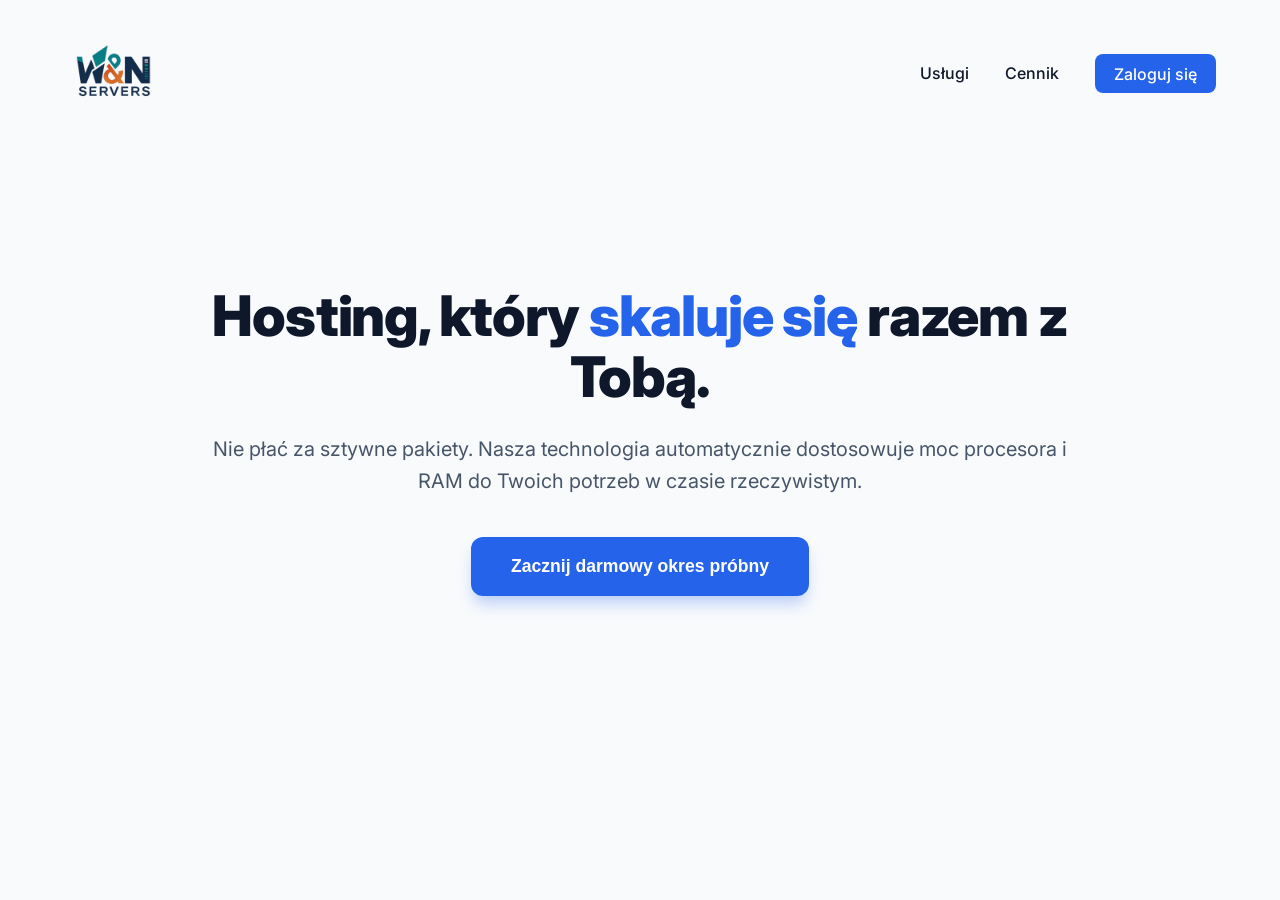
<file: index.html>
<!DOCTYPE html>
<html lang="pl">
<head>
    <meta charset="UTF-8">
    <meta name="viewport" content="width=device-width, initial-scale=1.0">
    <title>W&N Servers - Elastyczny Hosting</title>
    <link rel="stylesheet" href="style.css">
    <link href="https://fonts.googleapis.com/css2?family=Inter:wght@400;500;700;800&display=swap" rel="stylesheet">
</head>
<body>

    <nav class="navbar">
        <img src="w_n_Servers-removebg-preview.png" alt="logo w&n servers" width="100" height="100">
        <div class="nav-links">
            <a href="uslugi.html">Usługi</a>
            <a href="cennik.html">Cennik</a>
            <a href="#" class="btn-login">Zaloguj się</a>
        </div>
    </nav>

    <header class="hero">
        <h1>Hosting, który <span>skaluje się</span> razem z Tobą.</h1>
        <p>Nie płać za sztywne pakiety. Nasza technologia automatycznie dostosowuje moc procesora i RAM do Twoich potrzeb w czasie rzeczywistym.</p>
        <button class="btn-cta">Zacznij darmowy okres próbny</button>
    </header>

</body>
</html>
</file>
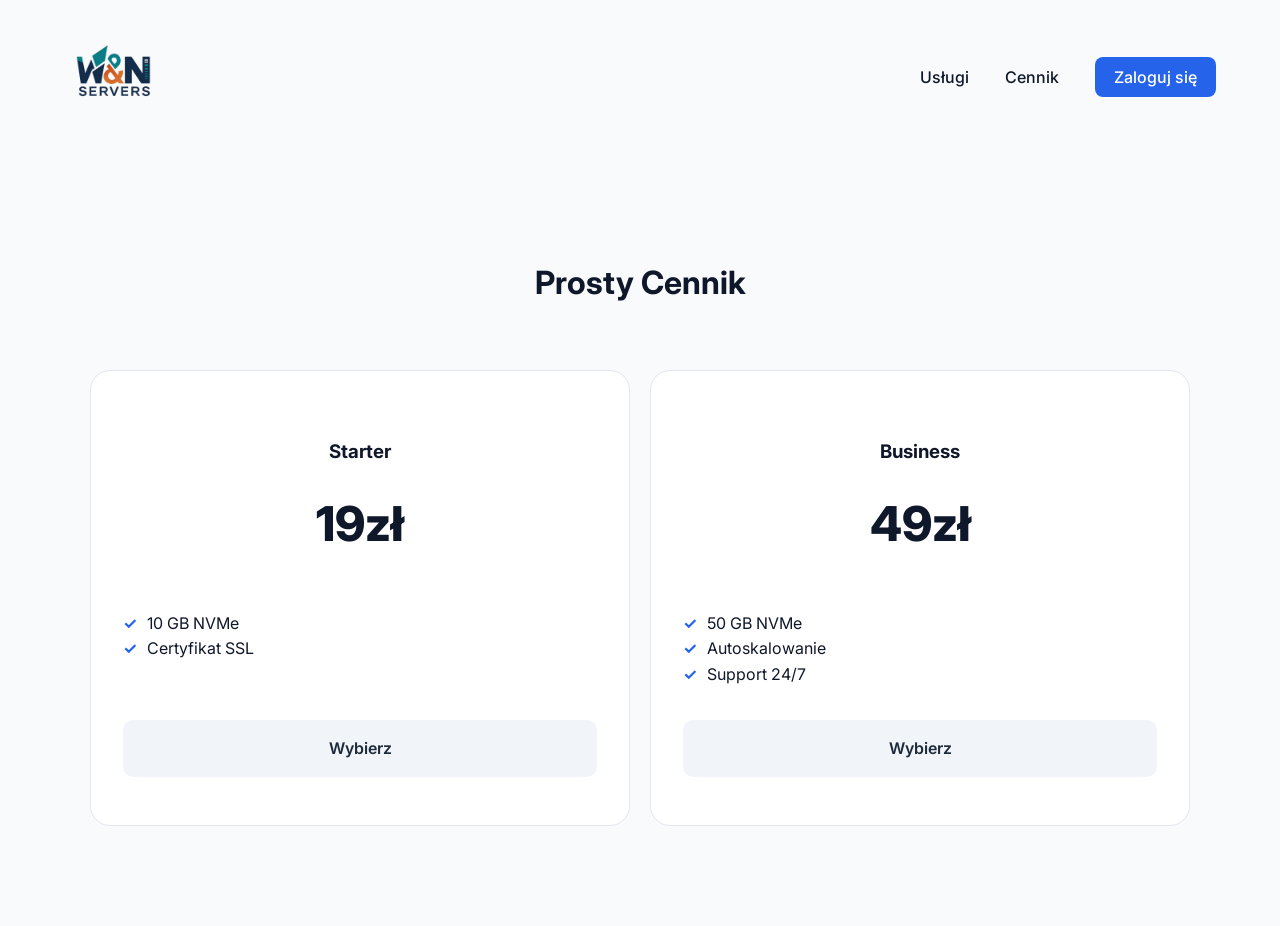
<file: cennik.html>
<!DOCTYPE html>
<html lang="pl">
<head>
    <meta charset="UTF-8">
    <meta name="viewport" content="width=device-width, initial-scale=1.0">
    <title>Cennik - W&N Servers</title>
    <link rel="stylesheet" href="style.css">
    <link href="https://fonts.googleapis.com/css2?family=Inter:wght@400;500;700;800&display=swap" rel="stylesheet">
</head>
<body>

    <nav class="navbar">
        <a href="index.html"><img src="w_n_Servers-removebg-preview.png" alt="logo w&n servers" width="100" height="100"></a>
        <div class="nav-links">
            <a href="uslugi.html">Usługi</a>
            <a href="cennik.html">Cennik</a>
            <a href="#" class="btn-login">Zaloguj się</a>
        </div>
    </nav>

    <header class="pricing-header">
        <h1>Prosty <span>Cennik</span></h1>
    </header>

    <section class="pricing-grid">
        <div class="price-card">
            <h3>Starter</h3>
            <div class="price-amount">19zł</div>
            <ul class="features-list">
                <li>10 GB NVMe</li>
                <li>Certyfikat SSL</li>
            </ul>
            <a href="#" class="btn-select">Wybierz</a>
        </div>

        <div class="price-card">
            <h3>Business</h3>
            <div class="price-amount">49zł</div>
            <ul class="features-list">
                <li>50 GB NVMe</li>
                <li>Autoskalowanie</li>
                <li>Support 24/7</li>
            </ul>
            <a href="#" class="btn-select">Wybierz</a>
        </div>
    </section>

</body>
</html>
</file>
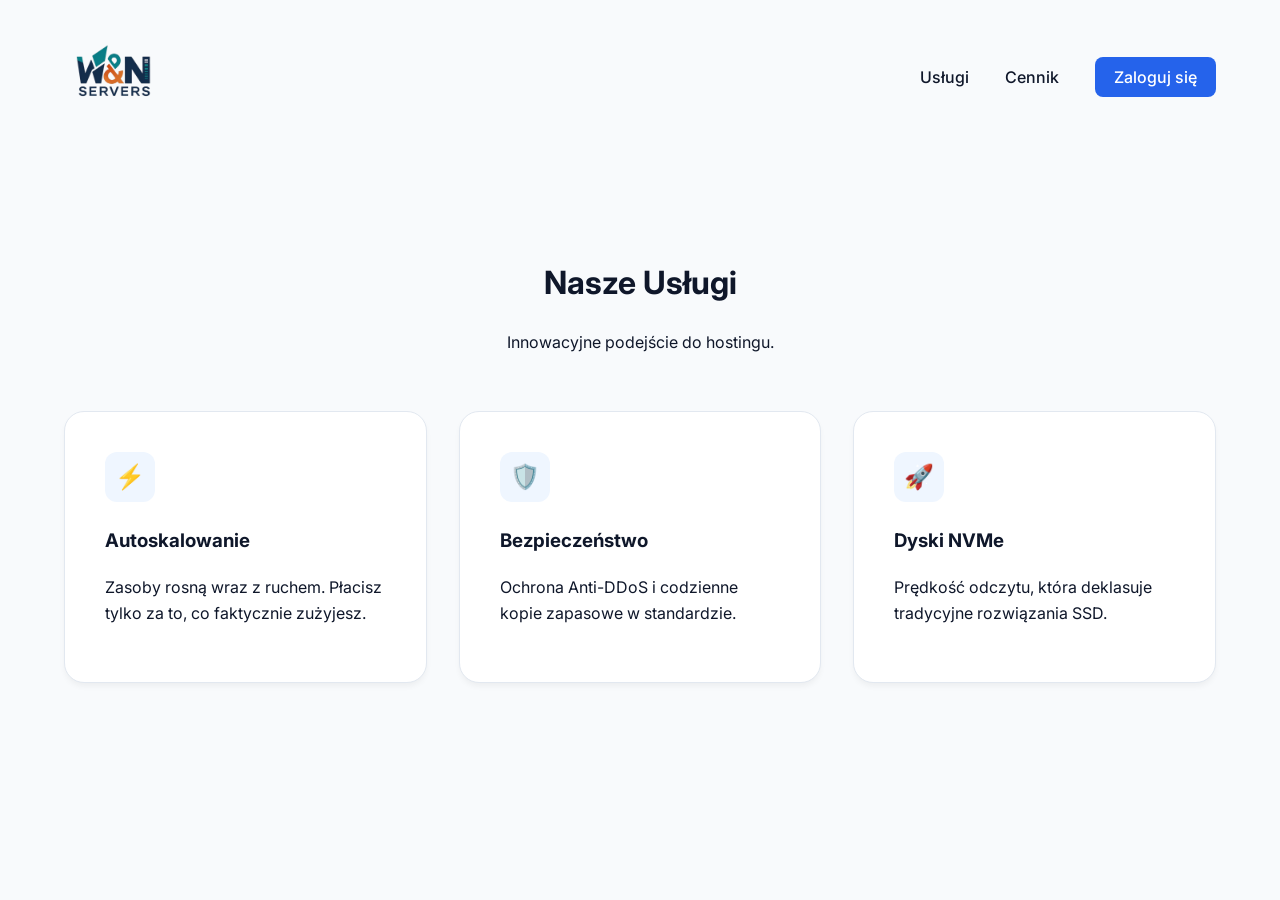
<file: uslugi.html>
<!DOCTYPE html>
<html lang="pl">
<head>
    <meta charset="UTF-8">
    <meta name="viewport" content="width=device-width, initial-scale=1.0">
    <title>Usługi - W&N Servers</title>
    <link rel="stylesheet" href="style.css">
    <link href="https://fonts.googleapis.com/css2?family=Inter:wght@400;500;700;800&display=swap" rel="stylesheet">
</head>
<body>

    <nav class="navbar">
        <a href="index.html"><img src="w_n_Servers-removebg-preview.png" alt="logo w&n servers" width="100" height="100"></a>
        <div class="nav-links">
            <a href="uslugi.html">Usługi</a>
            <a href="cennik.html">Cennik</a>
            <a href="#" class="btn-login">Zaloguj się</a>
        </div>
    </nav>

    <header class="services-header">
        <h1>Nasze <span>Usługi</span></h1>
        <p>Innowacyjne podejście do hostingu.</p>
    </header>

    <section class="services-grid">
        <div class="service-card">
            <div class="icon-box">⚡</div>
            <h3>Autoskalowanie</h3>
            <p>Zasoby rosną wraz z ruchem. Płacisz tylko za to, co faktycznie zużyjesz.</p>
        </div>
        <div class="service-card">
            <div class="icon-box">🛡️</div>
            <h3>Bezpieczeństwo</h3>
            <p>Ochrona Anti-DDoS i codzienne kopie zapasowe w standardzie.</p>
        </div>
        <div class="service-card">
            <div class="icon-box">🚀</div>
            <h3>Dyski NVMe</h3>
            <p>Prędkość odczytu, która deklasuje tradycyjne rozwiązania SSD.</p>
        </div>
    </section>

</body>
</html>
</file>
<file: style.css>
body {
    margin: 0;
    padding: 0;
    font-family: 'Inter', sans-serif;
    background-color: #f8fafc;
    color: #0f172a;
    line-height: 1.6;
}

.navbar {
    display: flex;
    justify-content: space-between;
    align-items: center;
    padding: 1.5rem 5%;
    max-width: 1200px;
    margin: 0 auto;
}

.logo {
    font-size: 1.5rem;
    font-weight: 800;
    color: #2563eb;
    text-decoration: none;
}

.nav-links a {
    text-decoration: none;
    color: #0f172a;
    margin-left: 2rem;
    font-weight: 500;
    transition: color 0.3s;
}

.nav-links a:hover {
    color: #2563eb;
}

.btn-login {
    background-color: #2563eb;
    color: #ffffff !important;
    padding: 0.6rem 1.2rem;
    border-radius: 8px;
}

.hero {
    text-align: center;
    padding: 100px 5%;
    max-width: 900px;
    margin: 0 auto;
}

.hero h1 {
    font-size: 3.5rem;
    font-weight: 850;
    line-height: 1.1;
    margin-bottom: 1.5rem;
    letter-spacing: -0.02em;
}

.hero h1 span {
    color: #2563eb;
}

.hero p {
    font-size: 1.25rem;
    color: #475569;
    margin-bottom: 2.5rem;
}

.btn-cta {
    background-color: #2563eb;
    color: #ffffff;
    padding: 1.2rem 2.5rem;
    font-size: 1.1rem;
    font-weight: 600;
    border: none;
    border-radius: 12px;
    cursor: pointer;
    box-shadow: 0 10px 15px -3px rgba(37, 99, 235, 0.3);
    transition: transform 0.2s, background-color 0.2s;
}

.btn-cta:hover {
    background-color: #1d4ed8;
    transform: translateY(-2px);
}

.services-header {
    text-align: center;
    padding: 80px 5% 40px;
}

.services-grid {
    display: grid;
    grid-template-columns: repeat(auto-fit, minmax(300px, 1fr));
    gap: 2rem;
    max-width: 1200px;
    margin: 0 auto 100px;
    padding: 0 5%;
}

.service-card {
    background: #ffffff;
    padding: 2.5rem;
    border-radius: 20px;
    box-shadow: 0 4px 6px -1px rgba(0, 0, 0, 0.05);
    transition: transform 0.3s ease;
    border: 1px solid #e2e8f0;
}

.service-card:hover {
    transform: translateY(-10px);
    border-color: #2563eb;
}

.icon-box {
    width: 50px;
    height: 50px;
    background: #eff6ff;
    border-radius: 12px;
    display: flex;
    align-items: center;
    justify-content: center;
    margin-bottom: 1.5rem;
    color: #2563eb;
    font-size: 1.5rem;
}

.pricing-header {
    text-align: center;
    padding: 80px 5% 40px;
}

.pricing-grid {
    display: flex;
    justify-content: center;
    align-items: stretch;
    gap: 20px;
    flex-wrap: wrap;
    max-width: 1100px;
    margin: 0 auto 100px;
    padding: 0 5%;
}

.price-card {
    background: white;
    padding: 3rem 2rem;
    border-radius: 20px;
    border: 1px solid #e2e8f0;
    text-align: center;
    flex: 1;
    min-width: 280px;
    transition: all 0.3s ease;
    cursor: pointer;
    display: flex;
    flex-direction: column;
    box-sizing: border-box;
}

.price-card:hover {
    border: 2px solid #2563eb;
    transform: scale(1.05);
    box-shadow: 0 20px 25px -5px rgba(37, 99, 235, 0.1);
}

.price-amount {
    font-size: 3rem;
    font-weight: 800;
    margin-bottom: 2rem;
}

.features-list {
    list-style: none;
    padding: 0;
    margin-bottom: 2rem;
    text-align: left;
    flex-grow: 1;
}

.features-list li::before {
    content: "✓";
    color: #2563eb;
    margin-right: 10px;
    font-weight: bold;
}

.btn-select {
    display: block;
    width: auto;
    padding: 1rem;
    background: #f1f5f9;
    color: #1e293b;
    text-decoration: none;
    border-radius: 10px;
    font-weight: 600;
    cursor: pointer;
    transition: all 0.3s ease;
}

.btn-select:hover {
    background: #2563eb;
    color: white;
}
</file>
